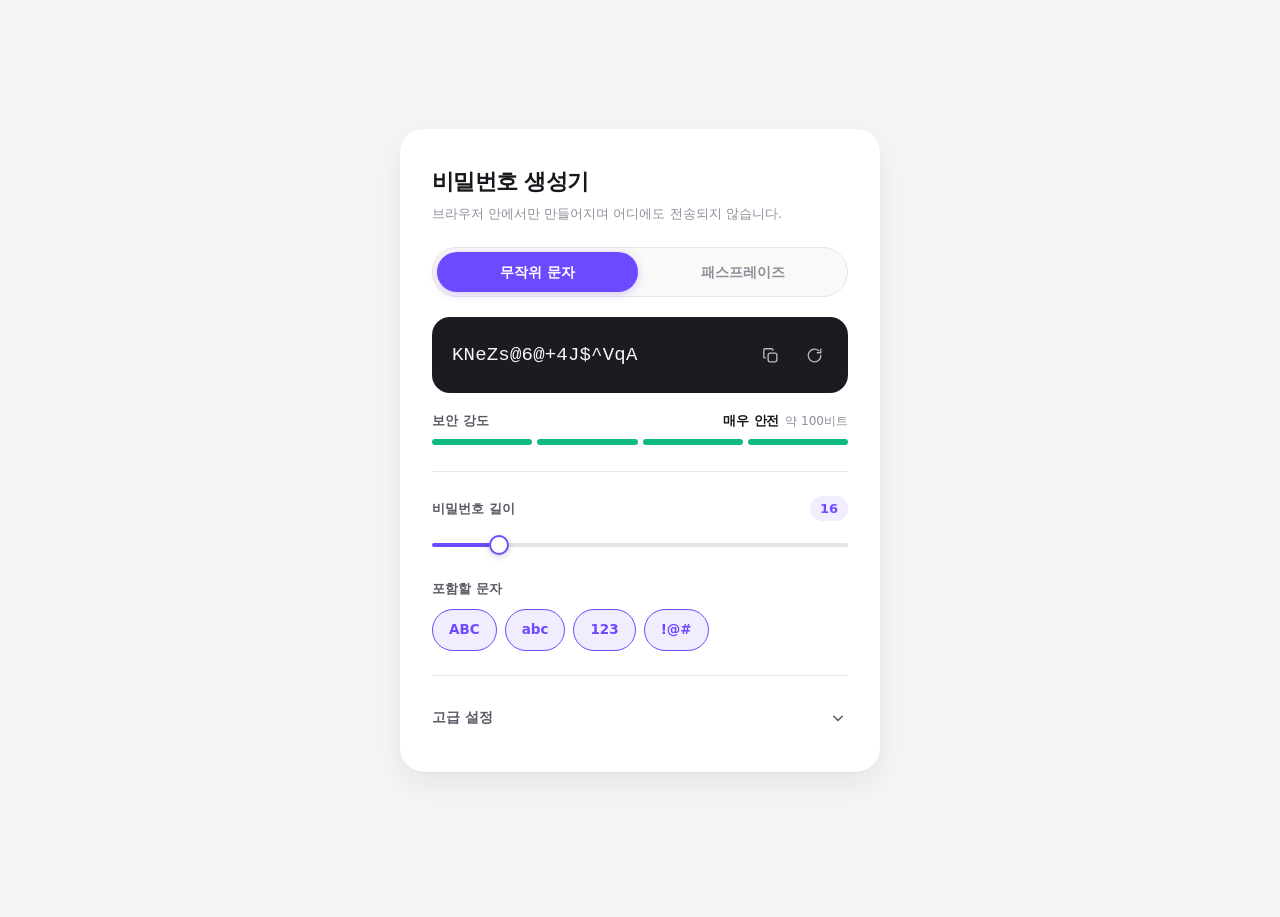
<file: index.html>
<!DOCTYPE html>
<html lang="ko">
<head>
<meta charset="UTF-8">
<meta name="viewport" content="width=device-width, initial-scale=1, viewport-fit=cover">
<title>비밀번호 생성기</title>
<meta name="description" content="길이·문자 종류·필수 단어·기호 풀을 직접 통제하는 안전한 비밀번호 및 패스프레이즈 생성기">
<link rel="stylesheet" href="style.css">
</head>
<body>

<main class="card">

  <header class="card__head">
    <h1 class="title">비밀번호 생성기</h1>
    <p class="subtitle">브라우저 안에서만 만들어지며 어디에도 전송되지 않습니다.</p>
  </header>

  <!-- 생성 방식 -->
  <div class="tabs" role="radiogroup" aria-label="생성 방식">
    <input type="radio" name="mode" id="mode-random" value="random" checked>
    <label for="mode-random">무작위 문자</label>
    <input type="radio" name="mode" id="mode-phrase" value="passphrase">
    <label for="mode-phrase">패스프레이즈</label>
    <span class="tabs__thumb" aria-hidden="true"></span>
  </div>

  <!-- 결과 -->
  <section class="output" aria-label="생성 결과">
    <output id="result" class="output__text" aria-live="polite"></output>
    <div class="output__actions">
      <button type="button" id="copy" class="iconbtn" aria-label="복사하기" title="복사">
        <svg viewBox="0 0 24 24" aria-hidden="true">
          <rect x="9" y="9" width="11" height="11" rx="2.5"/>
          <path d="M5.5 15H5a1.5 1.5 0 0 1-1.5-1.5V5A1.5 1.5 0 0 1 5 3.5h8.5A1.5 1.5 0 0 1 15 5v.5"/>
        </svg>
      </button>
      <button type="button" id="regen" class="iconbtn" aria-label="다시 생성" title="재생성">
        <svg viewBox="0 0 24 24" aria-hidden="true">
          <path d="M20 12a8 8 0 1 1-2.6-5.9"/>
          <path d="M20 4v4.5h-4.5"/>
        </svg>
      </button>
    </div>
  </section>

  <!-- 강도 -->
  <section class="strength" aria-label="비밀번호 강도">
    <div class="strength__head">
      <span class="label">보안 강도</span>
      <span class="strength__meta">
        <strong id="strength-text">—</strong>
        <span id="strength-bits" class="muted"></span>
      </span>
    </div>
    <div class="gauge" id="gauge" role="img" aria-label="강도 게이지">
      <span></span><span></span><span></span><span></span>
    </div>
    <p id="notice" class="notice" hidden></p>
  </section>

  <!-- 기본 설정 -->
  <section class="settings">

    <div class="row" data-mode="random">
      <div class="row__head">
        <label class="label" for="length">비밀번호 길이</label>
        <span class="value" id="length-value">16</span>
      </div>
      <input type="range" id="length" class="slider" min="8" max="64" step="1" value="16">
    </div>

    <div class="row" data-mode="random">
      <span class="label" id="types-label">포함할 문자</span>
      <div class="pills" role="group" aria-labelledby="types-label">
        <input type="checkbox" id="t-upper" checked><label for="t-upper">ABC</label>
        <input type="checkbox" id="t-lower" checked><label for="t-lower">abc</label>
        <input type="checkbox" id="t-number" checked><label for="t-number">123</label>
        <input type="checkbox" id="t-symbol" checked><label for="t-symbol">!@#</label>
      </div>
    </div>

    <div class="row" data-mode="passphrase" hidden>
      <div class="row__head">
        <label class="label" for="words">단어 개수</label>
        <span class="value" id="words-value">4</span>
      </div>
      <input type="range" id="words" class="slider" min="3" max="8" step="1" value="4">
    </div>

    <div class="row" data-mode="passphrase" hidden>
      <span class="label" id="sep-label">단어 연결 구분자</span>
      <div class="pills" role="radiogroup" aria-labelledby="sep-label">
        <input type="radio" name="sep" id="sep-hyphen" value="-" checked><label for="sep-hyphen">하이픈 &minus;</label>
        <input type="radio" name="sep" id="sep-under" value="_"><label for="sep-under">언더스코어 _</label>
        <input type="radio" name="sep" id="sep-space" value=" "><label for="sep-space">공백</label>
      </div>
    </div>

  </section>

  <!-- 고급 설정 -->
  <section class="advanced">
    <button type="button" class="advanced__toggle" id="adv-toggle" aria-expanded="false" aria-controls="adv-panel">
      <span>고급 설정</span>
      <svg class="chev" viewBox="0 0 24 24" aria-hidden="true"><path d="m7 10 5 5 5-5"/></svg>
    </button>

    <div class="advanced__panel" id="adv-panel">
      <div class="advanced__inner">

        <div class="row">
          <label class="label" for="must">필수 포함 단어</label>
          <input type="text" id="must" class="input" placeholder="예: seoul2026" autocomplete="off" spellcheck="false" maxlength="32">
          <div class="pills pills--sm" role="radiogroup" aria-label="필수 단어 위치">
            <input type="radio" name="pos" id="pos-start" value="start" checked><label for="pos-start">맨 앞</label>
            <input type="radio" name="pos" id="pos-end" value="end"><label for="pos-end">맨 뒤</label>
            <input type="radio" name="pos" id="pos-random" value="random"><label for="pos-random">무작위 섞기</label>
          </div>
        </div>

        <div class="row row--switch">
          <span class="row__text">
            <span class="label">헷갈리는 문자 제외</span>
            <span class="hint">1 I l 0 O 등 시각적으로 혼동되는 문자를 뺍니다</span>
          </span>
          <label class="switch">
            <input type="checkbox" id="no-ambiguous">
            <span class="switch__track" aria-hidden="true"><span class="switch__knob"></span></span>
            <span class="sr-only">헷갈리는 문자 제외</span>
          </label>
        </div>

        <div class="row" data-mode="random">
          <label class="label" for="symbols">사용할 특수기호</label>
          <input type="text" id="symbols" class="input input--mono" value="!@#$%^&amp;*()-_=+" autocomplete="off" spellcheck="false" maxlength="40">
          <span class="hint">직접 지우거나 추가해 생성 풀을 편집할 수 있습니다.</span>
        </div>

      </div>
    </div>
  </section>

</main>

<div id="toast" class="toast" role="status" aria-live="polite"></div>
<script src="script.js" defer></script>
</body>
</html>
</file>
<file: style.css>
/* =========================================================
   비밀번호 생성기 — 디자인 토큰
   ========================================================= */
:root {
  /* 면 */
  --bg: #f6f5f3;
  --card: #ffffff;
  --ink-box: #1c1b22;
  --ink-box-2: #2a2932;

  /* 글자 위계 */
  --ink-1: #17171c;
  --ink-2: #5a5a66;
  --ink-3: #8e8e9a;
  --on-dark: #f7f7f8;

  /* 포인트 */
  --accent: #6d4aff;
  --accent-hover: #5b36f0;
  --accent-tint: #f1edff;
  --accent-ring: rgba(109, 74, 255, .28);

  /* 선 / 면 보조 */
  --line: #e8e6e3;
  --track: #e6e4e0;
  --surface: #faf9f8;

  /* 강도 */
  --s1: #e5484d;
  --s2: #f59e0b;
  --s3: #84cc16;
  --s4: #10b981;

  --radius-card: 24px;
  --radius-md: 14px;
  --radius-sm: 10px;

  --shadow-card: 0 1px 2px rgba(23, 23, 28, .04), 0 12px 32px rgba(23, 23, 28, .07);
  --shadow-pop: 0 8px 24px rgba(23, 23, 28, .16);

  --font: "Pretendard Variable", Pretendard, -apple-system, BlinkMacSystemFont,
          "Apple SD Gothic Neo", "Noto Sans KR", "Malgun Gothic", system-ui, sans-serif;
  --mono: ui-monospace, SFMono-Regular, "SF Mono", Menlo, Consolas, monospace;

  --ease: cubic-bezier(.22, .61, .36, 1);
}

* { box-sizing: border-box; }

html { -webkit-text-size-adjust: 100%; }

body {
  min-height: 100dvh;
  margin: 0;
  display: flex;
  align-items: center;
  justify-content: center;
  padding: 32px 16px calc(32px + env(safe-area-inset-bottom, 0px));
  background: var(--bg);
  color: var(--ink-1);
  font-family: var(--font);
  font-size: 15px;
  line-height: 1.5;
  -webkit-font-smoothing: antialiased;
}

.sr-only {
  position: absolute;
  width: 1px; height: 1px;
  margin: -1px; padding: 0;
  overflow: hidden;
  clip: rect(0 0 0 0);
  white-space: nowrap;
  border: 0;
}

/* =========================================================
   카드
   ========================================================= */
.card {
  width: 100%;
  max-width: 480px;
  padding: 36px 32px 32px;
  background: var(--card);
  border-radius: var(--radius-card);
  box-shadow: var(--shadow-card);
}

.card__head { margin-bottom: 24px; }

.title {
  margin: 0;
  font-size: 22px;
  font-weight: 700;
  letter-spacing: -.03em;
  color: var(--ink-1);
}

.subtitle {
  margin: 6px 0 0;
  font-size: 13px;
  color: var(--ink-3);
}

.label {
  display: block;
  font-size: 13px;
  font-weight: 600;
  color: var(--ink-2);
}

.hint {
  display: block;
  margin-top: 6px;
  font-size: 12px;
  line-height: 1.45;
  color: var(--ink-3);
}

.muted { color: var(--ink-3); font-weight: 500; }

/* =========================================================
   생성 방식 탭
   ========================================================= */
.tabs {
  position: relative;
  display: grid;
  grid-template-columns: 1fr 1fr;
  gap: 4px;
  padding: 4px;
  margin-bottom: 20px;
  background: var(--surface);
  border: 1px solid var(--line);
  border-radius: 999px;
}

.tabs input {
  position: absolute;
  opacity: 0;
  pointer-events: none;
}

.tabs label {
  position: relative;
  z-index: 1;
  display: flex;
  align-items: center;
  justify-content: center;
  min-height: 40px;
  border-radius: 999px;
  font-size: 14px;
  font-weight: 600;
  color: var(--ink-3);
  cursor: pointer;
  transition: color .22s var(--ease);
  user-select: none;
}

.tabs input:checked + label { color: #fff; }
.tabs input:focus-visible + label { outline: 2px solid var(--accent); outline-offset: 3px; }

.tabs__thumb {
  position: absolute;
  z-index: 0;
  top: 4px;
  left: 4px;
  width: calc(50% - 6px);
  height: calc(100% - 8px);
  border-radius: 999px;
  background: var(--accent);
  box-shadow: 0 2px 8px var(--accent-ring);
  transition: transform .28s var(--ease);
}

.tabs:has(#mode-phrase:checked) .tabs__thumb { transform: translateX(calc(100% + 4px)); }

/* =========================================================
   결과 박스
   ========================================================= */
.output {
  display: flex;
  align-items: center;
  gap: 12px;
  padding: 18px 14px 18px 20px;
  background: var(--ink-box);
  border-radius: 18px;
}

.output__text {
  flex: 1 1 auto;
  min-width: 0;
  font-family: var(--mono);
  font-size: 19px;
  font-weight: 500;
  line-height: 1.4;
  letter-spacing: .01em;
  color: var(--on-dark);
  word-break: break-all;
  overflow-wrap: anywhere;
  user-select: all;
}

.output__text.is-empty {
  font-family: var(--font);
  font-size: 15px;
  color: #8c8b98;
  user-select: none;
}

.output__actions {
  display: flex;
  flex: none;
  gap: 4px;
  align-self: flex-start;
}

.iconbtn {
  display: grid;
  place-items: center;
  width: 40px; height: 40px;
  padding: 0;
  border: 0;
  border-radius: 12px;
  background: transparent;
  color: #b9b8c4;
  cursor: pointer;
  transition: background-color .18s var(--ease), color .18s var(--ease), transform .12s var(--ease);
}

.iconbtn svg {
  width: 19px; height: 19px;
  fill: none;
  stroke: currentColor;
  stroke-width: 1.7;
  stroke-linecap: round;
  stroke-linejoin: round;
}

.iconbtn:hover { background: var(--ink-box-2); color: #fff; }
.iconbtn:active { transform: scale(.92); }
.iconbtn:focus-visible { outline: 2px solid var(--accent); outline-offset: 2px; }
.iconbtn.is-done { color: var(--s4); }
.iconbtn.is-spin svg { animation: spin .5s var(--ease); }

@keyframes spin { from { transform: rotate(0); } to { transform: rotate(360deg); } }

/* =========================================================
   강도 게이지
   ========================================================= */
.strength { margin-top: 18px; }

.strength__head {
  display: flex;
  align-items: baseline;
  justify-content: space-between;
  gap: 8px;
  margin-bottom: 8px;
}

.strength__meta {
  display: inline-flex;
  align-items: baseline;
  gap: 6px;
  font-size: 13px;
}

#strength-text { font-weight: 700; letter-spacing: -.01em; }
#strength-bits { font-size: 12px; font-variant-numeric: tabular-nums; }

.gauge {
  display: grid;
  grid-template-columns: repeat(4, 1fr);
  gap: 5px;
}

.gauge span {
  height: 6px;
  border-radius: 999px;
  background: var(--track);
  transition: background-color .3s var(--ease);
}

.gauge[data-level="1"] span:nth-child(-n+1) { background: var(--s1); }
.gauge[data-level="2"] span:nth-child(-n+2) { background: var(--s2); }
.gauge[data-level="3"] span:nth-child(-n+3) { background: var(--s3); }
.gauge[data-level="4"] span                { background: var(--s4); }

.notice {
  margin: 10px 0 0;
  padding: 9px 12px;
  border-radius: var(--radius-sm);
  background: #fff4e5;
  color: #9a5b00;
  font-size: 12px;
  line-height: 1.45;
}

/* =========================================================
   설정 영역
   ========================================================= */
.settings {
  margin-top: 26px;
  padding-top: 24px;
  border-top: 1px solid var(--line);
}

.row + .row { margin-top: 22px; }

.row__head {
  display: flex;
  align-items: center;
  justify-content: space-between;
  gap: 8px;
  margin-bottom: 12px;
}

.row > .label { margin-bottom: 10px; }
.row__head > .label { margin-bottom: 0; }

.value {
  min-width: 34px;
  padding: 3px 10px;
  border-radius: 999px;
  background: var(--accent-tint);
  color: var(--accent);
  font-size: 13px;
  font-weight: 700;
  font-variant-numeric: tabular-nums;
  text-align: center;
}

/* ---------- 커스텀 슬라이더 ---------- */
.slider {
  -webkit-appearance: none;
  appearance: none;
  display: block;
  width: 100%;
  height: 24px;
  margin: 0;
  background: transparent;
  cursor: pointer;
}

.slider::-webkit-slider-runnable-track {
  height: 4px;
  border-radius: 999px;
  background: linear-gradient(to right,
    var(--accent) var(--fill, 0%), var(--track) var(--fill, 0%));
}

.slider::-webkit-slider-thumb {
  -webkit-appearance: none;
  appearance: none;
  width: 20px; height: 20px;
  margin-top: -8px;
  border: 0;
  border-radius: 50%;
  background: #fff;
  box-shadow: 0 0 0 2px var(--accent) inset, 0 2px 6px rgba(23, 23, 28, .2);
  transition: box-shadow .18s var(--ease), transform .12s var(--ease);
}

.slider:hover::-webkit-slider-thumb { box-shadow: 0 0 0 2px var(--accent) inset, 0 0 0 6px var(--accent-ring); }
.slider:active::-webkit-slider-thumb { transform: scale(1.1); }

.slider::-moz-range-track {
  height: 4px;
  border-radius: 999px;
  background: var(--track);
}

.slider::-moz-range-progress {
  height: 4px;
  border-radius: 999px;
  background: var(--accent);
}

.slider::-moz-range-thumb {
  width: 16px; height: 16px;
  border: 2px solid var(--accent);
  border-radius: 50%;
  background: #fff;
  box-shadow: 0 2px 6px rgba(23, 23, 28, .2);
}

.slider:focus-visible { outline: none; }
.slider:focus-visible::-webkit-slider-thumb { box-shadow: 0 0 0 2px var(--accent) inset, 0 0 0 6px var(--accent-ring); }
.slider:focus-visible::-moz-range-thumb { box-shadow: 0 0 0 4px var(--accent-ring); }

/* ---------- 알약 버튼 ---------- */
.pills {
  display: flex;
  flex-wrap: wrap;
  gap: 8px;
}

.pills input {
  position: absolute;
  opacity: 0;
  pointer-events: none;
}

.pills label {
  display: inline-flex;
  align-items: center;
  justify-content: center;
  min-height: 42px;
  padding: 0 16px;
  border: 1.5px solid var(--line);
  border-radius: 999px;
  background: var(--card);
  color: var(--ink-2);
  font-size: 13.5px;
  font-weight: 600;
  cursor: pointer;
  user-select: none;
  transition: border-color .18s var(--ease), background-color .18s var(--ease),
              color .18s var(--ease), transform .12s var(--ease);
}

.pills label:hover { border-color: #d6d3ce; background: var(--surface); }
.pills label:active { transform: scale(.97); }

.pills input:checked + label {
  border-color: var(--accent);
  background: var(--accent-tint);
  color: var(--accent);
}

.pills input:focus-visible + label { outline: 2px solid var(--accent); outline-offset: 2px; }

.pills--sm { margin-top: 10px; }
.pills--sm label { min-height: 36px; padding: 0 13px; font-size: 12.5px; }

/* ---------- 토글 스위치 ---------- */
.row--switch {
  display: flex;
  align-items: center;
  justify-content: space-between;
  gap: 16px;
}

.row__text { flex: 1 1 auto; }
.row__text .hint { margin-top: 3px; }

.switch { flex: none; cursor: pointer; }
.switch input { position: absolute; opacity: 0; pointer-events: none; }

.switch__track {
  position: relative;
  display: block;
  width: 48px; height: 28px;
  border-radius: 999px;
  background: var(--track);
  transition: background-color .24s var(--ease);
}

.switch__knob {
  position: absolute;
  top: 3px; left: 3px;
  width: 22px; height: 22px;
  border-radius: 50%;
  background: #fff;
  box-shadow: 0 1px 3px rgba(23, 23, 28, .28);
  transition: transform .24s var(--ease);
}

.switch input:checked + .switch__track { background: var(--accent); }
.switch input:checked + .switch__track .switch__knob { transform: translateX(20px); }
.switch input:focus-visible + .switch__track { outline: 2px solid var(--accent); outline-offset: 3px; }

/* ---------- 텍스트 입력 ---------- */
.input {
  width: 100%;
  height: 46px;
  padding: 0 14px;
  border: 1.5px solid var(--line);
  border-radius: var(--radius-md);
  background: var(--surface);
  color: var(--ink-1);
  font-family: var(--font);
  font-size: 14px;
  transition: border-color .18s var(--ease), background-color .18s var(--ease), box-shadow .18s var(--ease);
}

.input--mono { font-family: var(--mono); letter-spacing: .04em; }
.input::placeholder { color: #b4b3bc; }

.input:hover { border-color: #d6d3ce; }
.input:focus {
  outline: none;
  background: var(--card);
  border-color: var(--accent);
  box-shadow: 0 0 0 4px var(--accent-ring);
}

/* =========================================================
   고급 설정 아코디언
   ========================================================= */
.advanced {
  margin-top: 24px;
  padding-top: 20px;
  border-top: 1px solid var(--line);
}

.advanced__toggle {
  display: flex;
  align-items: center;
  justify-content: space-between;
  width: 100%;
  min-height: 44px;
  padding: 0;
  border: 0;
  background: none;
  color: var(--ink-2);
  font-family: inherit;
  font-size: 14px;
  font-weight: 600;
  cursor: pointer;
  transition: color .18s var(--ease);
}

.advanced__toggle:hover { color: var(--accent); }
.advanced__toggle:focus-visible { outline: 2px solid var(--accent); outline-offset: 4px; border-radius: 6px; }

.chev {
  width: 20px; height: 20px;
  fill: none;
  stroke: currentColor;
  stroke-width: 1.8;
  stroke-linecap: round;
  stroke-linejoin: round;
  transition: transform .28s var(--ease);
}

.advanced__toggle[aria-expanded="true"] .chev { transform: rotate(180deg); }

.advanced__panel {
  display: grid;
  grid-template-rows: 0fr;
  transition: grid-template-rows .32s var(--ease);
}

.advanced__panel.is-open { grid-template-rows: 1fr; }

.advanced__inner {
  overflow: hidden;
  min-height: 0;
}

.advanced__panel.is-open .advanced__inner { padding-top: 18px; }

/* =========================================================
   토스트
   ========================================================= */
.toast {
  position: fixed;
  left: 50%;
  bottom: calc(28px + env(safe-area-inset-bottom, 0px));
  z-index: 50;
  max-width: calc(100vw - 32px);
  padding: 12px 22px;
  border-radius: 999px;
  background: var(--ink-box);
  color: var(--on-dark);
  font-size: 13.5px;
  font-weight: 600;
  white-space: nowrap;
  box-shadow: var(--shadow-pop);
  opacity: 0;
  visibility: hidden;
  transform: translate(-50%, 16px) scale(.96);
  transition: opacity .26s var(--ease), transform .26s var(--ease), visibility .26s;
}

.toast.is-visible {
  opacity: 1;
  visibility: visible;
  transform: translate(-50%, 0) scale(1);
}

.toast.is-error { background: var(--s1); }

/* =========================================================
   반응형
   ========================================================= */
@media (max-width: 420px) {
  body { padding: 20px 14px calc(20px + env(safe-area-inset-bottom, 0px)); align-items: flex-start; }
  .card { padding: 28px 20px 24px; border-radius: 20px; }
  .output { padding: 16px 10px 16px 16px; gap: 8px; }
  .output__text { font-size: 17px; }
  .output__actions { flex-direction: column; }
  .title { font-size: 20px; }
}

@media (prefers-reduced-motion: reduce) {
  *, *::before, *::after {
    transition-duration: .01ms !important;
    animation-duration: .01ms !important;
  }
}

/* 비활성 상태 아이콘 버튼 */
.iconbtn:disabled {
  opacity: .35;
  cursor: not-allowed;
}
.iconbtn:disabled:hover { background: transparent; color: #b9b8c4; }
</file>
